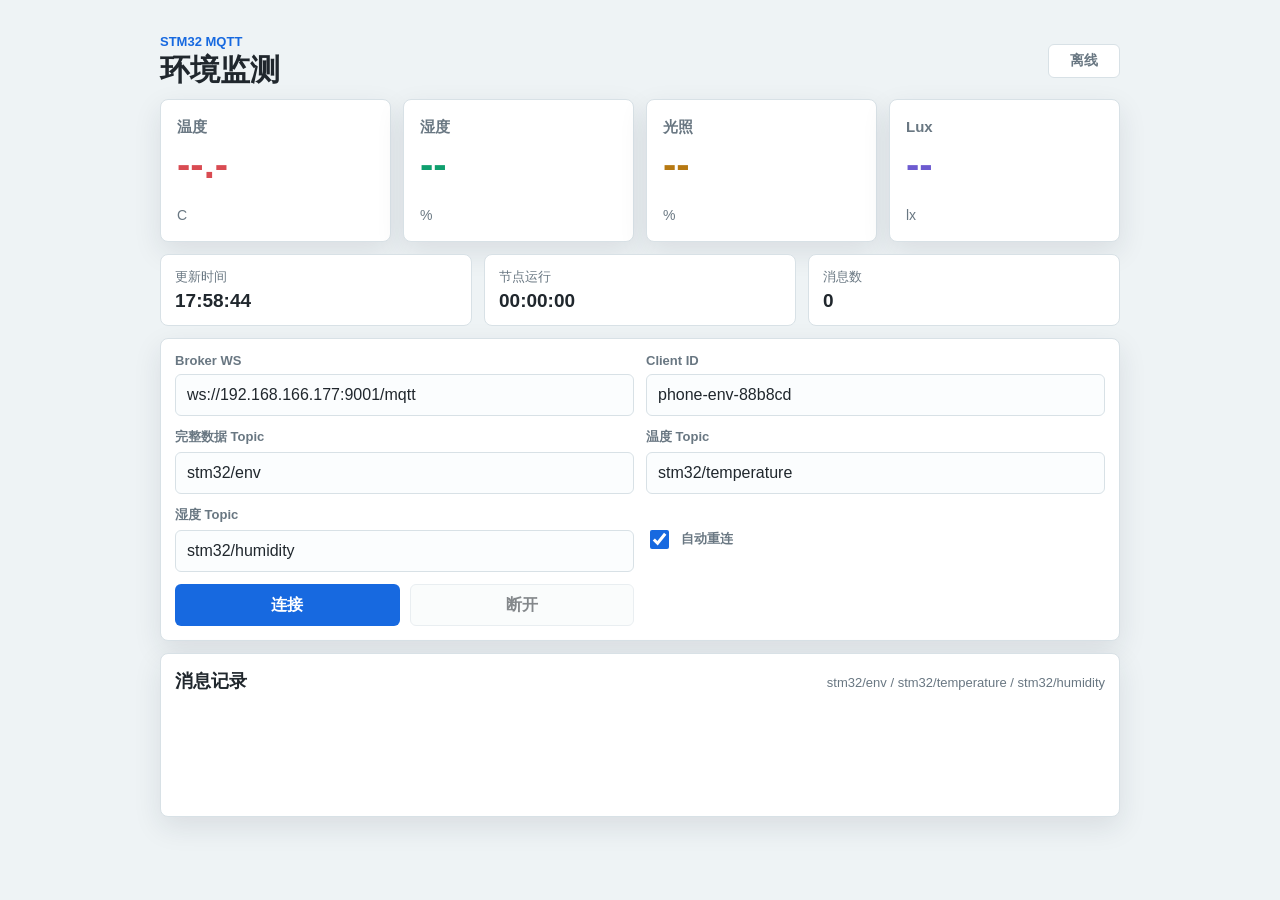
<file: 08-温湿度光照环境监测实验/Project/Mobile_MQTT_Dashboard/index.html>
<!doctype html>
<html lang="zh-CN">
<head>
  <meta charset="utf-8">
  <meta name="viewport" content="width=device-width, initial-scale=1">
  <title>手机 MQTT 环境监测</title>
  <link rel="stylesheet" href="style.css">
</head>
<body>
  <main class="app-shell">
    <section class="titlebar">
      <div>
        <p class="eyebrow">STM32 MQTT</p>
        <h1>环境监测</h1>
      </div>
      <div class="connection-state" data-state="offline" id="connectionState">离线</div>
    </section>

    <section class="metrics" aria-label="环境数据">
      <article class="metric metric-temperature">
        <span class="metric-label">温度</span>
        <output id="temperatureValue">--.-</output>
        <span class="metric-unit">C</span>
      </article>
      <article class="metric metric-humidity">
        <span class="metric-label">湿度</span>
        <output id="humidityValue">--</output>
        <span class="metric-unit">%</span>
      </article>
      <article class="metric metric-light">
        <span class="metric-label">光照</span>
        <output id="lightValue">--</output>
        <span class="metric-unit">%</span>
      </article>
      <article class="metric metric-lux">
        <span class="metric-label">Lux</span>
        <output id="luxValue">--</output>
        <span class="metric-unit">lx</span>
      </article>
    </section>

    <section class="quick-status" aria-label="运行状态">
      <div>
        <span>更新时间</span>
        <strong id="lastUpdateValue">--:--:--</strong>
      </div>
      <div>
        <span>节点运行</span>
        <strong id="uptimeValue">--:--:--</strong>
      </div>
      <div>
        <span>消息数</span>
        <strong id="messageCountValue">0</strong>
      </div>
    </section>

    <form class="connect-panel" id="settingsForm">
      <label>
        <span>Broker WS</span>
        <input id="brokerUrlInput" name="brokerUrl" autocomplete="off">
      </label>
      <label>
        <span>Client ID</span>
        <input id="clientIdInput" name="clientId" autocomplete="off">
      </label>
      <label>
        <span>完整数据 Topic</span>
        <input id="envTopicInput" name="envTopic" autocomplete="off">
      </label>
      <label>
        <span>温度 Topic</span>
        <input id="temperatureTopicInput" name="temperatureTopic" autocomplete="off">
      </label>
      <label>
        <span>湿度 Topic</span>
        <input id="humidityTopicInput" name="humidityTopic" autocomplete="off">
      </label>
      <label class="toggle-row">
        <input id="autoReconnectInput" name="autoReconnect" type="checkbox">
        <span>自动重连</span>
      </label>
      <div class="button-row">
        <button id="connectButton" type="submit">连接</button>
        <button id="disconnectButton" type="button">断开</button>
      </div>
    </form>

    <section class="message-panel" aria-label="消息记录">
      <div class="panel-heading">
        <h2>消息记录</h2>
        <span id="activeTopicText">--</span>
      </div>
      <ol id="messageLog"></ol>
    </section>
  </main>

  <script src="mqtt.min.js"></script>
  <script src="app.js"></script>
</body>
</html>
</file>
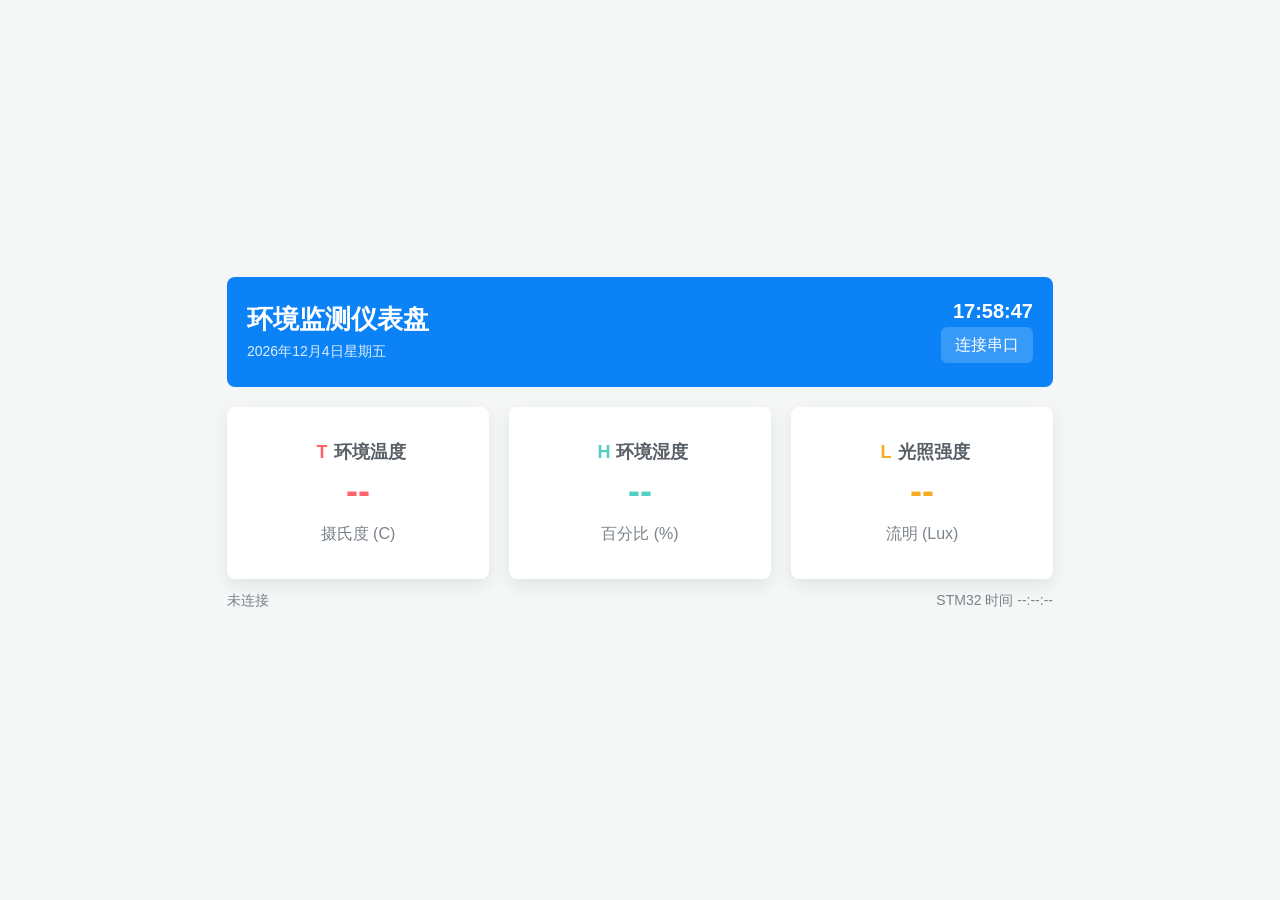
<file: 08-温湿度光照环境监测实验/Project/PC_Dashboard/index.html>
<!doctype html>
<html lang="zh-CN">
<head>
  <meta charset="utf-8">
  <meta name="viewport" content="width=device-width, initial-scale=1">
  <title>环境监测仪表盘</title>
  <link rel="stylesheet" href="style.css">
</head>
<body>
  <main class="shell">
    <section class="topbar">
      <div>
        <h1>环境监测仪表盘</h1>
        <p id="dateText">--</p>
      </div>
      <div class="actions">
        <strong id="timeText">--:--:--</strong>
        <button id="connectBtn" type="button">连接串口</button>
      </div>
    </section>

    <section class="cards" aria-label="环境数据">
      <article class="card temp">
        <h2>环境温度</h2>
        <output id="tempValue">--</output>
        <p>摄氏度 (C)</p>
      </article>
      <article class="card humidity">
        <h2>环境湿度</h2>
        <output id="humidityValue">--</output>
        <p>百分比 (%)</p>
      </article>
      <article class="card light">
        <h2>光照强度</h2>
        <output id="lightValue">--</output>
        <p>流明 (Lux)</p>
      </article>
    </section>

    <section class="statusbar">
      <span id="statusText">未连接</span>
      <span id="uptimeText">STM32 时间 --:--:--</span>
    </section>
  </main>

  <script src="app.js"></script>
</body>
</html>
</file>
<file: 08-温湿度光照环境监测实验/Project/Mobile_MQTT_Dashboard/style.css>
:root {
  color-scheme: light;
  --bg: #eef3f5;
  --panel: #ffffff;
  --ink: #20272d;
  --muted: #697782;
  --line: #d8e1e6;
  --blue: #1769e0;
  --green: #0f9f6e;
  --red: #d94b52;
  --amber: #b77912;
  --violet: #6d5bd0;
  --shadow: 0 10px 28px rgba(28, 44, 55, 0.10);
  font-family: "Microsoft YaHei", "Segoe UI", Arial, sans-serif;
}

* {
  box-sizing: border-box;
}

body {
  min-height: 100vh;
  margin: 0;
  background: var(--bg);
  color: var(--ink);
}

button,
input {
  font: inherit;
}

.app-shell {
  width: min(960px, calc(100vw - 24px));
  margin: 0 auto;
  padding: 16px 0 28px;
}

.titlebar {
  min-height: 78px;
  display: flex;
  align-items: center;
  justify-content: space-between;
  gap: 16px;
  padding: 18px 0 12px;
}

.eyebrow,
h1,
h2,
p {
  margin: 0;
}

.eyebrow {
  color: var(--blue);
  font-size: 13px;
  font-weight: 700;
  letter-spacing: 0;
}

h1 {
  margin-top: 3px;
  font-size: 30px;
  line-height: 1.18;
}

.connection-state {
  min-width: 72px;
  height: 34px;
  display: grid;
  place-items: center;
  border: 1px solid var(--line);
  border-radius: 6px;
  background: var(--panel);
  color: var(--muted);
  font-size: 14px;
  font-weight: 700;
}

.connection-state[data-state="online"] {
  border-color: rgba(15, 159, 110, 0.35);
  color: var(--green);
}

.connection-state[data-state="connecting"] {
  border-color: rgba(23, 105, 224, 0.35);
  color: var(--blue);
}

.connection-state[data-state="error"] {
  border-color: rgba(217, 75, 82, 0.35);
  color: var(--red);
}

.metrics {
  display: grid;
  grid-template-columns: repeat(4, minmax(0, 1fr));
  gap: 12px;
}

.metric {
  min-height: 142px;
  display: grid;
  grid-template-rows: auto 1fr auto;
  gap: 6px;
  padding: 18px 16px;
  border: 1px solid var(--line);
  border-radius: 8px;
  background: var(--panel);
  box-shadow: var(--shadow);
}

.metric-label {
  color: var(--muted);
  font-size: 15px;
  font-weight: 700;
}

.metric output {
  min-height: 58px;
  align-self: end;
  overflow-wrap: anywhere;
  font-size: 40px;
  line-height: 1.05;
  font-weight: 800;
  font-variant-numeric: tabular-nums;
}

.metric-unit {
  color: var(--muted);
  font-size: 14px;
}

.metric-temperature output {
  color: var(--red);
}

.metric-humidity output {
  color: var(--green);
}

.metric-light output {
  color: var(--amber);
}

.metric-lux output {
  color: var(--violet);
}

.quick-status {
  display: grid;
  grid-template-columns: repeat(3, minmax(0, 1fr));
  gap: 12px;
  margin-top: 12px;
}

.quick-status div {
  min-height: 66px;
  display: grid;
  gap: 5px;
  padding: 13px 14px;
  border: 1px solid var(--line);
  border-radius: 8px;
  background: var(--panel);
}

.quick-status span {
  color: var(--muted);
  font-size: 13px;
}

.quick-status strong {
  font-size: 19px;
  line-height: 1.1;
  font-variant-numeric: tabular-nums;
}

.connect-panel,
.message-panel {
  margin-top: 12px;
  border: 1px solid var(--line);
  border-radius: 8px;
  background: var(--panel);
  box-shadow: var(--shadow);
}

.connect-panel {
  display: grid;
  grid-template-columns: repeat(2, minmax(0, 1fr));
  gap: 12px;
  padding: 14px;
}

label {
  display: grid;
  gap: 6px;
  min-width: 0;
}

label span {
  color: var(--muted);
  font-size: 13px;
  font-weight: 700;
}

input[type="text"],
input:not([type]) {
  width: 100%;
  height: 42px;
  min-width: 0;
  border: 1px solid var(--line);
  border-radius: 6px;
  padding: 0 11px;
  background: #fbfdfe;
  color: var(--ink);
}

input:focus {
  border-color: var(--blue);
  outline: 2px solid rgba(23, 105, 224, 0.16);
}

.toggle-row {
  grid-template-columns: auto 1fr;
  align-items: center;
  gap: 9px;
}

.toggle-row input {
  width: 19px;
  height: 19px;
  accent-color: var(--blue);
}

.button-row {
  display: grid;
  grid-template-columns: 1fr 1fr;
  gap: 10px;
  align-items: end;
}

button {
  height: 42px;
  min-width: 76px;
  border: 0;
  border-radius: 6px;
  padding: 0 14px;
  cursor: pointer;
  font-weight: 800;
}

#connectButton {
  background: var(--blue);
  color: #ffffff;
}

#disconnectButton {
  border: 1px solid var(--line);
  background: #f7fafb;
  color: var(--ink);
}

button:disabled {
  cursor: default;
  opacity: 0.55;
}

.message-panel {
  padding: 14px;
}

.panel-heading {
  min-height: 28px;
  display: flex;
  align-items: center;
  justify-content: space-between;
  gap: 10px;
}

h2 {
  font-size: 18px;
  line-height: 1.2;
}

.panel-heading span {
  min-width: 0;
  overflow: hidden;
  color: var(--muted);
  font-size: 13px;
  text-overflow: ellipsis;
  white-space: nowrap;
}

ol {
  min-height: 96px;
  max-height: 210px;
  margin: 10px 0 0;
  padding: 0;
  overflow: auto;
  list-style: none;
}

li {
  display: grid;
  gap: 3px;
  padding: 9px 0;
  border-top: 1px solid var(--line);
}

li time {
  color: var(--muted);
  font-size: 12px;
  font-variant-numeric: tabular-nums;
}

li code {
  overflow-wrap: anywhere;
  color: var(--ink);
  font-family: "Consolas", "SFMono-Regular", monospace;
  font-size: 13px;
}

@media (max-width: 720px) {
  .app-shell {
    width: min(100vw - 18px, 520px);
    padding-top: 8px;
  }

  .titlebar {
    min-height: 68px;
  }

  h1 {
    font-size: 26px;
  }

  .metrics {
    grid-template-columns: repeat(2, minmax(0, 1fr));
  }

  .metric {
    min-height: 126px;
    padding: 15px 13px;
  }

  .metric output {
    min-height: 50px;
    font-size: 34px;
  }

  .quick-status,
  .connect-panel {
    grid-template-columns: 1fr;
  }
}
</file>
<file: 08-温湿度光照环境监测实验/Project/PC_Dashboard/style.css>
:root {
  color-scheme: light;
  --bg: #f4f7f6;
  --panel: #ffffff;
  --ink: #2f3337;
  --muted: #7b838b;
  --blue: #0b82f6;
  --red: #ff646a;
  --teal: #51cfc3;
  --amber: #f5ae24;
  font-family: "Microsoft YaHei", "Segoe UI", Arial, sans-serif;
}

* {
  box-sizing: border-box;
}

body {
  min-height: 100vh;
  margin: 0;
  display: grid;
  place-items: center;
  background: var(--bg);
  color: var(--ink);
}

.shell {
  width: min(826px, calc(100vw - 32px));
}

.topbar {
  min-height: 102px;
  display: flex;
  align-items: center;
  justify-content: space-between;
  gap: 24px;
  padding: 24px 20px;
  border-radius: 8px;
  background: var(--blue);
  color: #fff;
}

h1,
h2,
p {
  margin: 0;
}

h1 {
  font-size: 26px;
  line-height: 1.25;
  font-weight: 800;
}

.topbar p {
  margin-top: 7px;
  color: rgba(255, 255, 255, 0.86);
  font-size: 14px;
}

.actions {
  display: grid;
  justify-items: end;
  gap: 6px;
}

.actions strong {
  font-size: 20px;
  line-height: 1;
  font-variant-numeric: tabular-nums;
}

button {
  min-width: 64px;
  height: 36px;
  border: 0;
  border-radius: 6px;
  padding: 0 14px;
  background: rgba(255, 255, 255, 0.18);
  color: #fff;
  font: inherit;
  cursor: pointer;
}

button:hover {
  background: rgba(255, 255, 255, 0.28);
}

.cards {
  display: grid;
  grid-template-columns: repeat(3, minmax(0, 1fr));
  gap: 20px;
  margin-top: 20px;
}

.card {
  min-height: 172px;
  display: grid;
  place-items: center;
  align-content: center;
  gap: 8px;
  padding: 22px 18px;
  border-radius: 8px;
  background: var(--panel);
  box-shadow: 0 6px 16px rgba(38, 49, 58, 0.09);
  text-align: center;
}

.card h2 {
  font-size: 18px;
  line-height: 1.25;
  color: #595f66;
}

.card h2::before {
  display: inline-block;
  width: 24px;
}

.temp h2::before {
  content: "T";
  color: var(--red);
}

.humidity h2::before {
  content: "H";
  color: var(--teal);
}

.light h2::before {
  content: "L";
  color: var(--amber);
}

output {
  min-height: 45px;
  font-size: 36px;
  line-height: 1.1;
  font-weight: 800;
  font-variant-numeric: tabular-nums;
}

.temp output {
  color: var(--red);
}

.humidity output {
  color: var(--teal);
}

.light output {
  color: var(--amber);
}

.card p {
  color: var(--muted);
  font-size: 16px;
}

.statusbar {
  min-height: 44px;
  display: flex;
  align-items: center;
  justify-content: space-between;
  gap: 12px;
  color: var(--muted);
  font-size: 14px;
}

@media (max-width: 760px) {
  body {
    align-items: start;
    padding: 20px 0;
  }

  .topbar {
    align-items: flex-start;
    flex-direction: column;
  }

  .actions {
    width: 100%;
    grid-template-columns: 1fr auto;
    align-items: center;
    justify-items: start;
  }

  .cards {
    grid-template-columns: 1fr;
  }

  .statusbar {
    align-items: flex-start;
    flex-direction: column;
    padding-top: 12px;
  }
}
</file>
